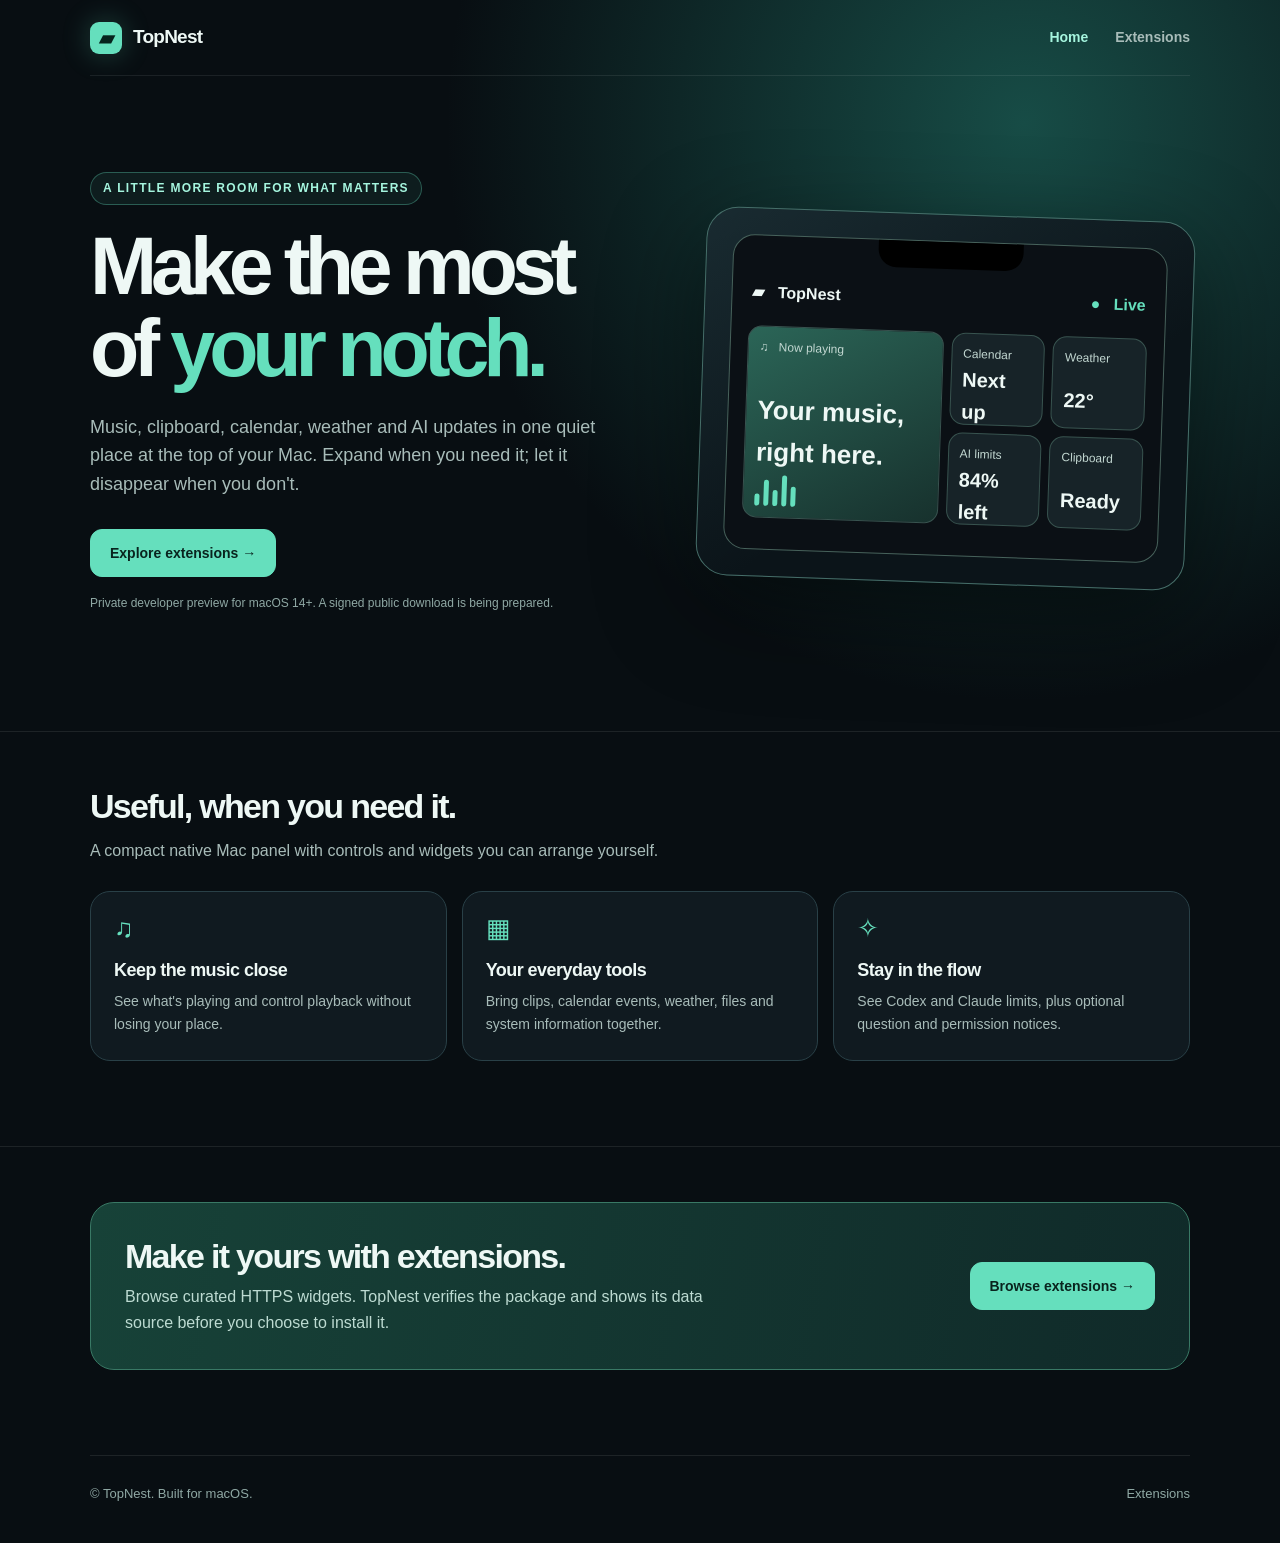
<file: docs/index.html>
<!doctype html>
<html lang="en">
<head>
  <meta charset="utf-8">
  <meta name="viewport" content="width=device-width,initial-scale=1">
  <meta name="theme-color" content="#080e12">
  <meta name="description" content="TopNest brings music, widgets, clipboard, calendar and AI updates to your Mac's notch.">
  <title>TopNest — More from your notch</title>
  <link rel="stylesheet" href="assets/style.css">
</head>
<body>
  <header class="site-header wrap">
    <a class="brand" href="./" aria-label="TopNest home"><span class="brand-mark" aria-hidden="true">▰</span>TopNest</a>
    <nav class="nav" aria-label="Main navigation"><a href="./" aria-current="page">Home</a><a href="extensions/">Extensions</a></nav>
  </header>
  <main>
    <section class="hero wrap">
      <div>
        <span class="eyebrow">A little more room for what matters</span>
        <h1>Make the most of <span>your notch.</span></h1>
        <p class="lead">Music, clipboard, calendar, weather and AI updates in one quiet place at the top of your Mac. Expand when you need it; let it disappear when you don't.</p>
        <div class="actions"><a class="button button-primary" href="extensions/">Explore extensions →</a></div>
        <p class="small-note">Private developer preview for macOS 14+. A signed public download is being prepared.</p>
      </div>
      <div class="preview" aria-label="Illustration of the TopNest panel">
        <div class="screen"><div class="screen-top"><span>▰ &nbsp; TopNest</span><b>● &nbsp; Live</b></div><div class="mock-grid"><div class="mock-card music"><span>♫ &nbsp; Now playing</span><div><strong>Your music,<br>right here.</strong><div class="mock-bars"><i></i><i></i><i></i><i></i><i></i></div></div></div><div class="mock-card"><span>Calendar</span><strong>Next up</strong></div><div class="mock-card"><span>Weather</span><strong>22°</strong></div><div class="mock-card"><span>AI limits</span><strong>84% left</strong></div><div class="mock-card"><span>Clipboard</span><strong>Ready</strong></div></div></div>
      </div>
    </section>
    <section class="section"><div class="wrap"><h2>Useful, when you need it.</h2><p class="section-intro">A compact native Mac panel with controls and widgets you can arrange yourself.</p><div class="feature-grid"><article class="feature"><div class="icon">♫</div><h3>Keep the music close</h3><p>See what's playing and control playback without losing your place.</p></article><article class="feature"><div class="icon">▦</div><h3>Your everyday tools</h3><p>Bring clips, calendar events, weather, files and system information together.</p></article><article class="feature"><div class="icon">✧</div><h3>Stay in the flow</h3><p>See Codex and Claude limits, plus optional question and permission notices.</p></article></div></div></section>
    <section class="section"><div class="wrap callout"><div><h2>Make it yours with extensions.</h2><p>Browse curated HTTPS widgets. TopNest verifies the package and shows its data source before you choose to install it.</p></div><a class="button button-primary" href="extensions/">Browse extensions →</a></div></section>
  </main>
  <footer class="footer wrap"><span>© TopNest. Built for macOS.</span><span><a href="extensions/">Extensions</a></span></footer>
</body>
</html>
</file>
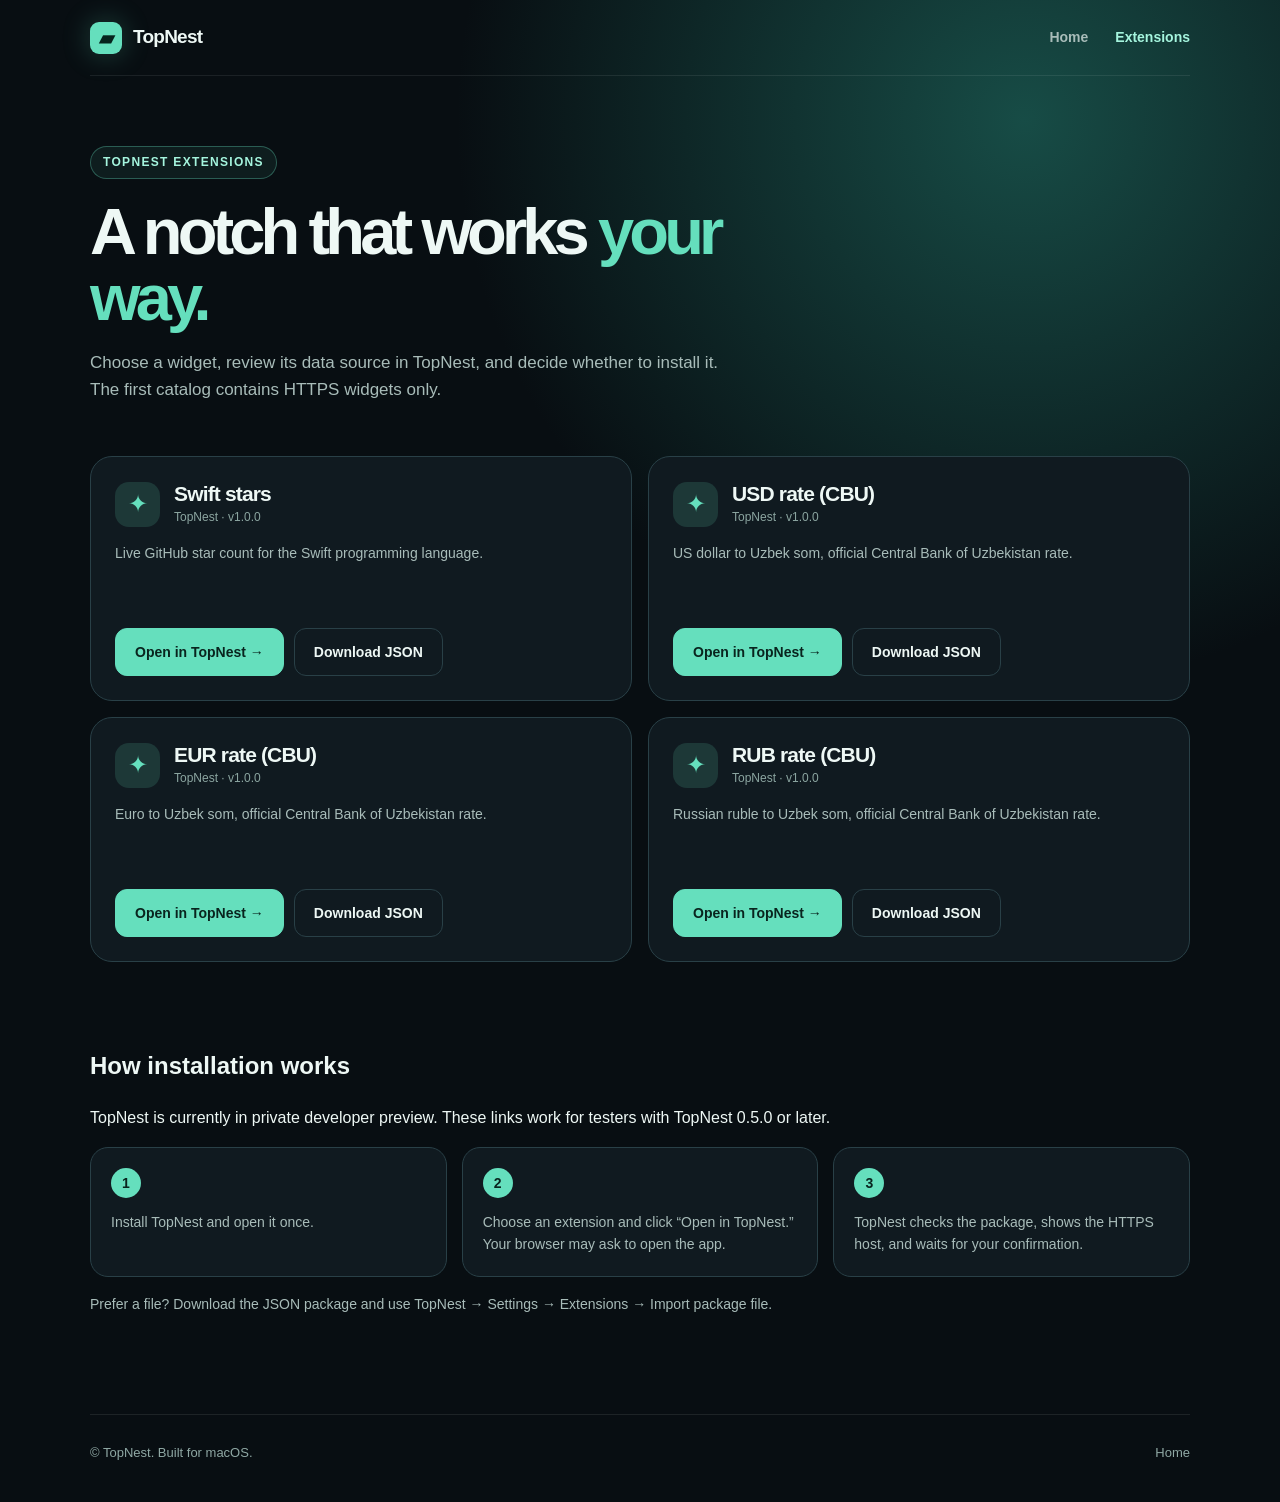
<file: docs/extensions/index.html>
<!doctype html>
<html lang="en">
<head>
  <meta charset="utf-8">
  <meta name="viewport" content="width=device-width,initial-scale=1">
  <meta name="theme-color" content="#080e12">
  <meta name="description" content="Browse and install widgets for TopNest on macOS.">
  <title>Extensions — TopNest</title>
  <link rel="stylesheet" href="../assets/style.css">
  <script src="../assets/extensions.js" defer></script>
</head>
<body>
  <header class="site-header wrap"><a class="brand" href="../" aria-label="TopNest home"><span class="brand-mark" aria-hidden="true">▰</span>TopNest</a><nav class="nav" aria-label="Main navigation"><a href="../">Home</a><a href="./" aria-current="page">Extensions</a></nav></header>
  <main class="wrap">
    <section class="page-heading"><span class="eyebrow">TopNest extensions</span><h1>A notch that works <span>your way.</span></h1><p>Choose a widget, review its data source in TopNest, and decide whether to install it. The first catalog contains HTTPS widgets only.</p></section>
    <div id="catalog-status" class="status" role="status">Loading extensions…</div>
    <section id="extension-grid" class="extension-grid" aria-label="Available extensions"></section>
    <section class="steps"><h2>How installation works</h2><p>TopNest is currently in private developer preview. These links work for testers with TopNest 0.5.0 or later.</p><ol><li>Install TopNest and open it once.</li><li>Choose an extension and click “Open in TopNest.” Your browser may ask to open the app.</li><li>TopNest checks the package, shows the HTTPS host, and waits for your confirmation.</li></ol><p class="status">Prefer a file? Download the JSON package and use TopNest → Settings → Extensions → Import package file.</p></section>
  </main>
  <footer class="footer wrap"><span>© TopNest. Built for macOS.</span><span><a href="../">Home</a></span></footer>
</body>
</html>
</file>
<file: docs/assets/style.css>
:root{color-scheme:dark;--bg:#080e12;--surface:#101a20;--surface2:#15232a;--line:#294047;--text:#eef8f5;--muted:#a8bcb9;--accent:#65dfbd;--accent2:#a5f5de;--shadow:0 30px 100px #0007}
*{box-sizing:border-box}html{scroll-behavior:smooth}body{margin:0;background:radial-gradient(circle at 80% 8%,#174c46 0,transparent 33%),var(--bg);color:var(--text);font:16px/1.6 -apple-system,BlinkMacSystemFont,"Segoe UI",sans-serif}a{color:inherit;text-decoration:none}button{font:inherit}.wrap{width:min(1100px,calc(100% - 40px));margin:auto}
.site-header{height:76px;display:flex;align-items:center;justify-content:space-between;border-bottom:1px solid #ffffff14}.brand{display:flex;align-items:center;gap:11px;font-weight:750;font-size:19px;letter-spacing:-.04em}.brand-mark{width:32px;height:32px;border-radius:9px;background:var(--accent);color:#06241e;display:grid;place-items:center;font-size:20px;box-shadow:0 0 28px #65dfbd42}.nav{display:flex;align-items:center;gap:27px;color:var(--muted);font-size:14px;font-weight:600}.nav a:hover,.nav a[aria-current=page]{color:var(--accent2)}
.hero{padding:96px 0 105px;display:grid;grid-template-columns:1.05fr .95fr;gap:70px;align-items:center}.eyebrow{display:inline-flex;align-items:center;gap:8px;border:1px solid #65dfbd55;color:var(--accent2);background:#65dfbd12;border-radius:999px;padding:6px 12px;font-size:12px;font-weight:750;text-transform:uppercase;letter-spacing:.11em}.hero h1,.page-heading h1{font-size:clamp(44px,6.3vw,82px);line-height:1.02;letter-spacing:-.075em;margin:20px 0 23px;max-width:720px}.hero h1 span,.page-heading h1 span{color:var(--accent)}.lead{font-size:18px;color:var(--muted);max-width:590px;margin:0 0 30px}.actions{display:flex;flex-wrap:wrap;gap:12px}.button{display:inline-flex;align-items:center;justify-content:center;border:1px solid var(--line);border-radius:12px;padding:12px 19px;font-weight:700;font-size:14px;min-height:46px;transition:transform .18s,background .18s,border-color .18s}.button:hover{transform:translateY(-2px);border-color:var(--accent)}.button-primary{background:var(--accent);border-color:var(--accent);color:#09241e}.button-primary:hover{background:var(--accent2)}.small-note{font-size:12px;color:#8fa8a4;margin-top:17px}
.preview{border-radius:32px;border:1px solid #466e69;background:linear-gradient(150deg,#192b31,#0b1419 60%);padding:26px;box-shadow:var(--shadow);transform:rotate(2deg)}.screen{height:315px;border-radius:22px;background:#0b1015;border:1px solid #47625b;position:relative;overflow:hidden}.screen:before{content:"";position:absolute;left:50%;transform:translateX(-50%);top:0;width:145px;height:27px;border-radius:0 0 18px 18px;background:#000}.screen-top{display:flex;justify-content:space-between;margin:44px 20px 20px;font-weight:700}.screen-top b{color:var(--accent)}.mock-grid{display:grid;grid-template-columns:repeat(4,1fr);grid-template-rows:92px 92px;gap:8px;margin:0 17px}.mock-card{border:1px solid #38534f;border-radius:14px;background:#172328;padding:11px;display:flex;flex-direction:column;justify-content:space-between;font-size:12px;color:#c2d7d1}.mock-card strong{font-size:20px;color:var(--text)}.mock-card.music{grid-column:span 2;grid-row:span 2;background:linear-gradient(150deg,#2b6557,#17312d)}.mock-card.music strong{font-size:26px}.mock-bars{display:flex;align-items:end;gap:4px;height:32px}.mock-bars i{display:block;background:var(--accent);width:5px;border-radius:3px}.mock-bars i:nth-child(1){height:35%}.mock-bars i:nth-child(2){height:80%}.mock-bars i:nth-child(3){height:50%}.mock-bars i:nth-child(4){height:95%}.mock-bars i:nth-child(5){height:60%}
.section{padding:55px 0 85px;border-top:1px solid #ffffff16}.section h2{font-size:34px;letter-spacing:-.05em;line-height:1.16;margin:0 0 12px}.section-intro{color:var(--muted);max-width:650px;margin:0 0 27px}.feature-grid{display:grid;grid-template-columns:repeat(3,1fr);gap:15px}.feature{background:var(--surface);border:1px solid var(--line);border-radius:20px;padding:23px;min-height:170px}.feature .icon{font-size:26px;color:var(--accent);line-height:1}.feature h3{font-size:18px;letter-spacing:-.03em;margin:15px 0 6px}.feature p{color:var(--muted);font-size:14px;margin:0}
.callout{background:linear-gradient(100deg,#174238,#102a29);border:1px solid #397965;border-radius:24px;padding:34px;display:flex;justify-content:space-between;align-items:center;gap:25px}.callout h2{margin:0 0 8px}.callout p{margin:0;color:#bddbd2;max-width:600px}.footer{border-top:1px solid #ffffff16;padding:28px 0 38px;display:flex;justify-content:space-between;gap:20px;font-size:13px;color:#8fa8a4}.footer a:hover{color:var(--accent)}
.page-heading{padding:70px 0 36px}.page-heading h1{font-size:clamp(40px,5.5vw,65px);margin-bottom:17px}.page-heading p{color:var(--muted);max-width:650px;font-size:17px}.extension-grid{display:grid;grid-template-columns:repeat(2,minmax(0,1fr));gap:16px;padding-bottom:65px}.extension-card{background:var(--surface);border:1px solid var(--line);border-radius:22px;padding:24px;display:flex;flex-direction:column;min-height:245px}.extension-top{display:flex;gap:14px;align-items:center}.extension-icon{display:grid;place-items:center;width:45px;height:45px;border-radius:14px;background:#66e0be26;color:var(--accent);font-size:24px}.extension-card h2{font-size:21px;letter-spacing:-.04em;margin:0;line-height:1.2}.extension-card .byline{color:#8ca6a1;font-size:12px;margin:2px 0 0}.extension-card p{color:var(--muted);font-size:14px}.extension-actions{margin-top:auto;display:flex;gap:10px;flex-wrap:wrap}.status{color:var(--muted);font-size:14px}.steps{padding:0 0 85px}.steps ol{display:grid;grid-template-columns:repeat(3,1fr);gap:15px;list-style:none;counter-reset:step;padding:0}.steps li{counter-increment:step;background:var(--surface);border:1px solid var(--line);border-radius:18px;padding:20px;color:var(--muted);font-size:14px}.steps li:before{content:counter(step);display:grid;place-items:center;width:30px;height:30px;border-radius:50%;background:var(--accent);color:#09241e;font-weight:800;margin-bottom:13px}
@media(max-width:800px){.hero{grid-template-columns:1fr;padding:70px 0;gap:45px}.preview{max-width:570px;transform:none}.feature-grid,.steps ol{grid-template-columns:1fr 1fr}.extension-grid{grid-template-columns:1fr}.callout{align-items:flex-start;flex-direction:column}}
@media(max-width:550px){.wrap{width:min(100% - 28px,1100px)}.site-header{height:66px}.nav{gap:14px;font-size:12px}.brand{font-size:17px}.brand-mark{width:28px;height:28px}.hero h1{font-size:48px}.lead{font-size:16px}.feature-grid,.steps ol{grid-template-columns:1fr}.screen{height:290px}.mock-grid{grid-template-rows:80px 80px}.preview{padding:14px}.footer{flex-direction:column}.page-heading{padding-top:52px}}
</file>
